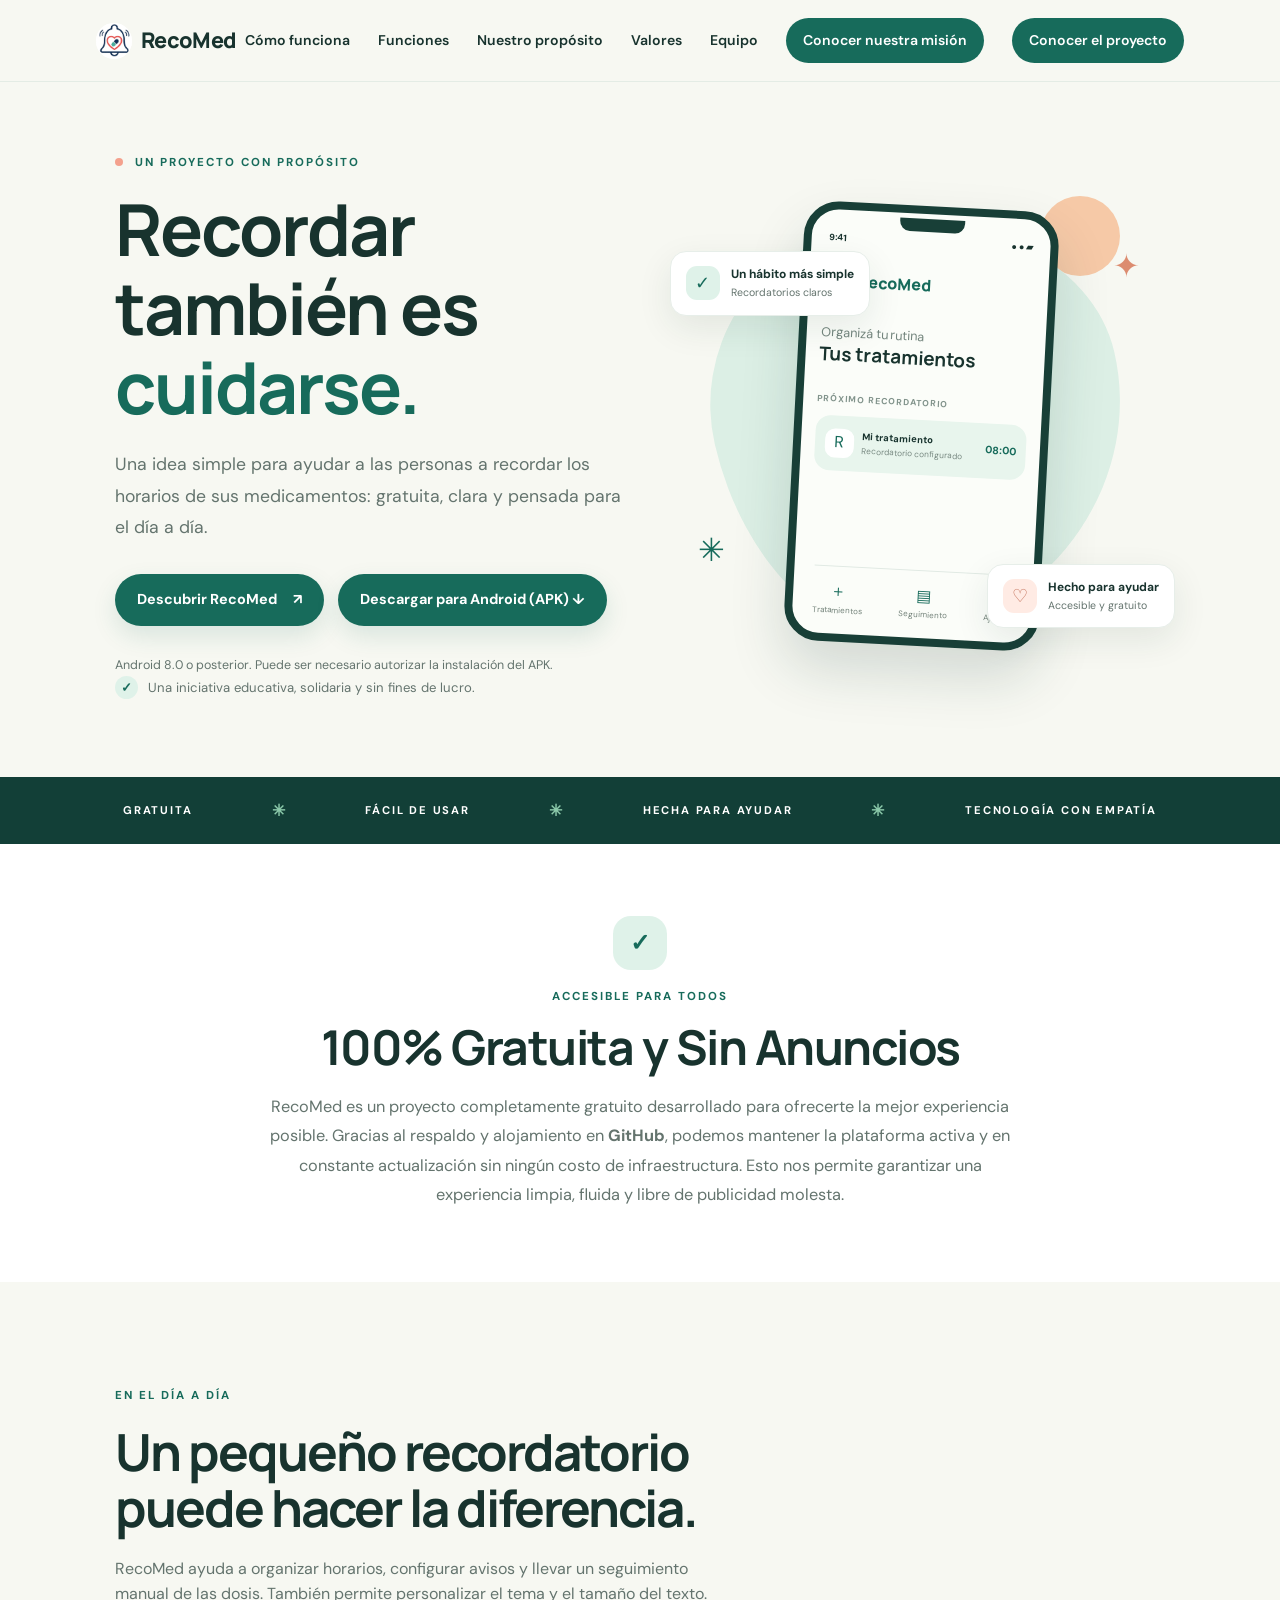
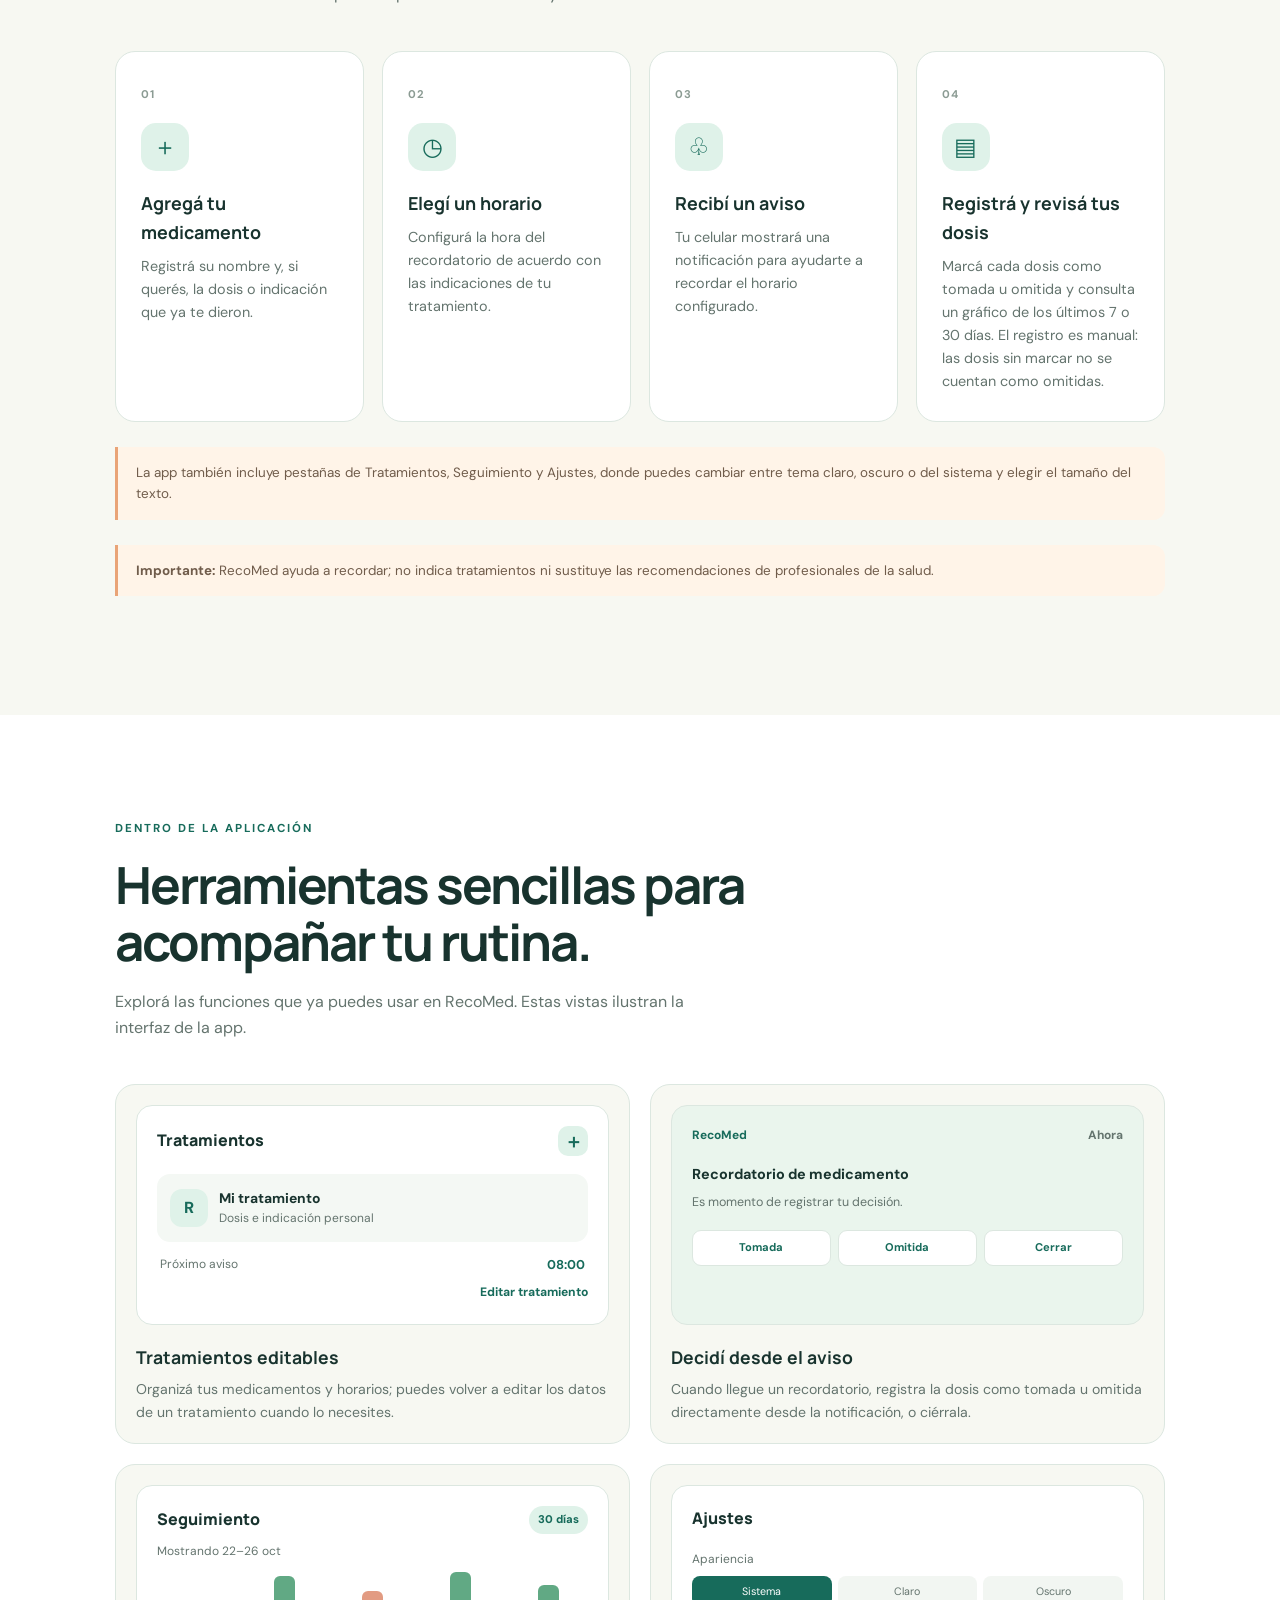
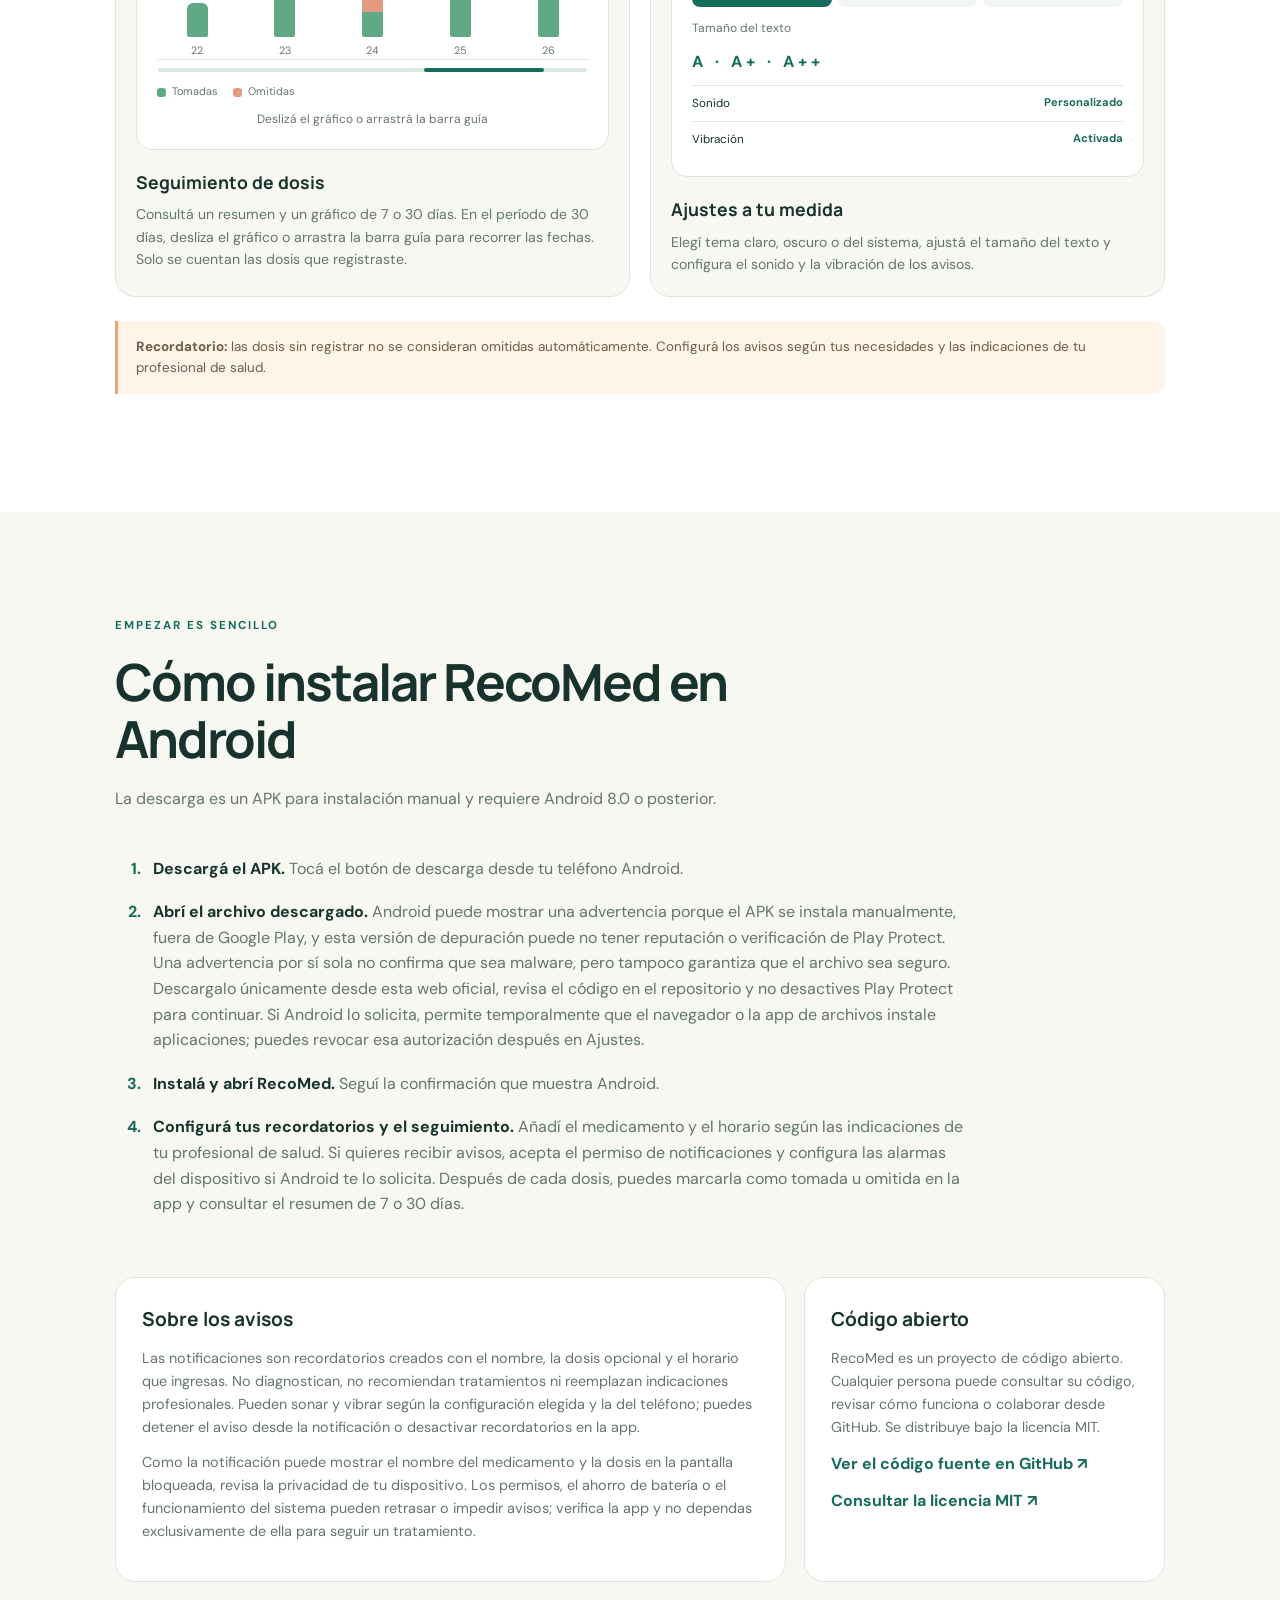
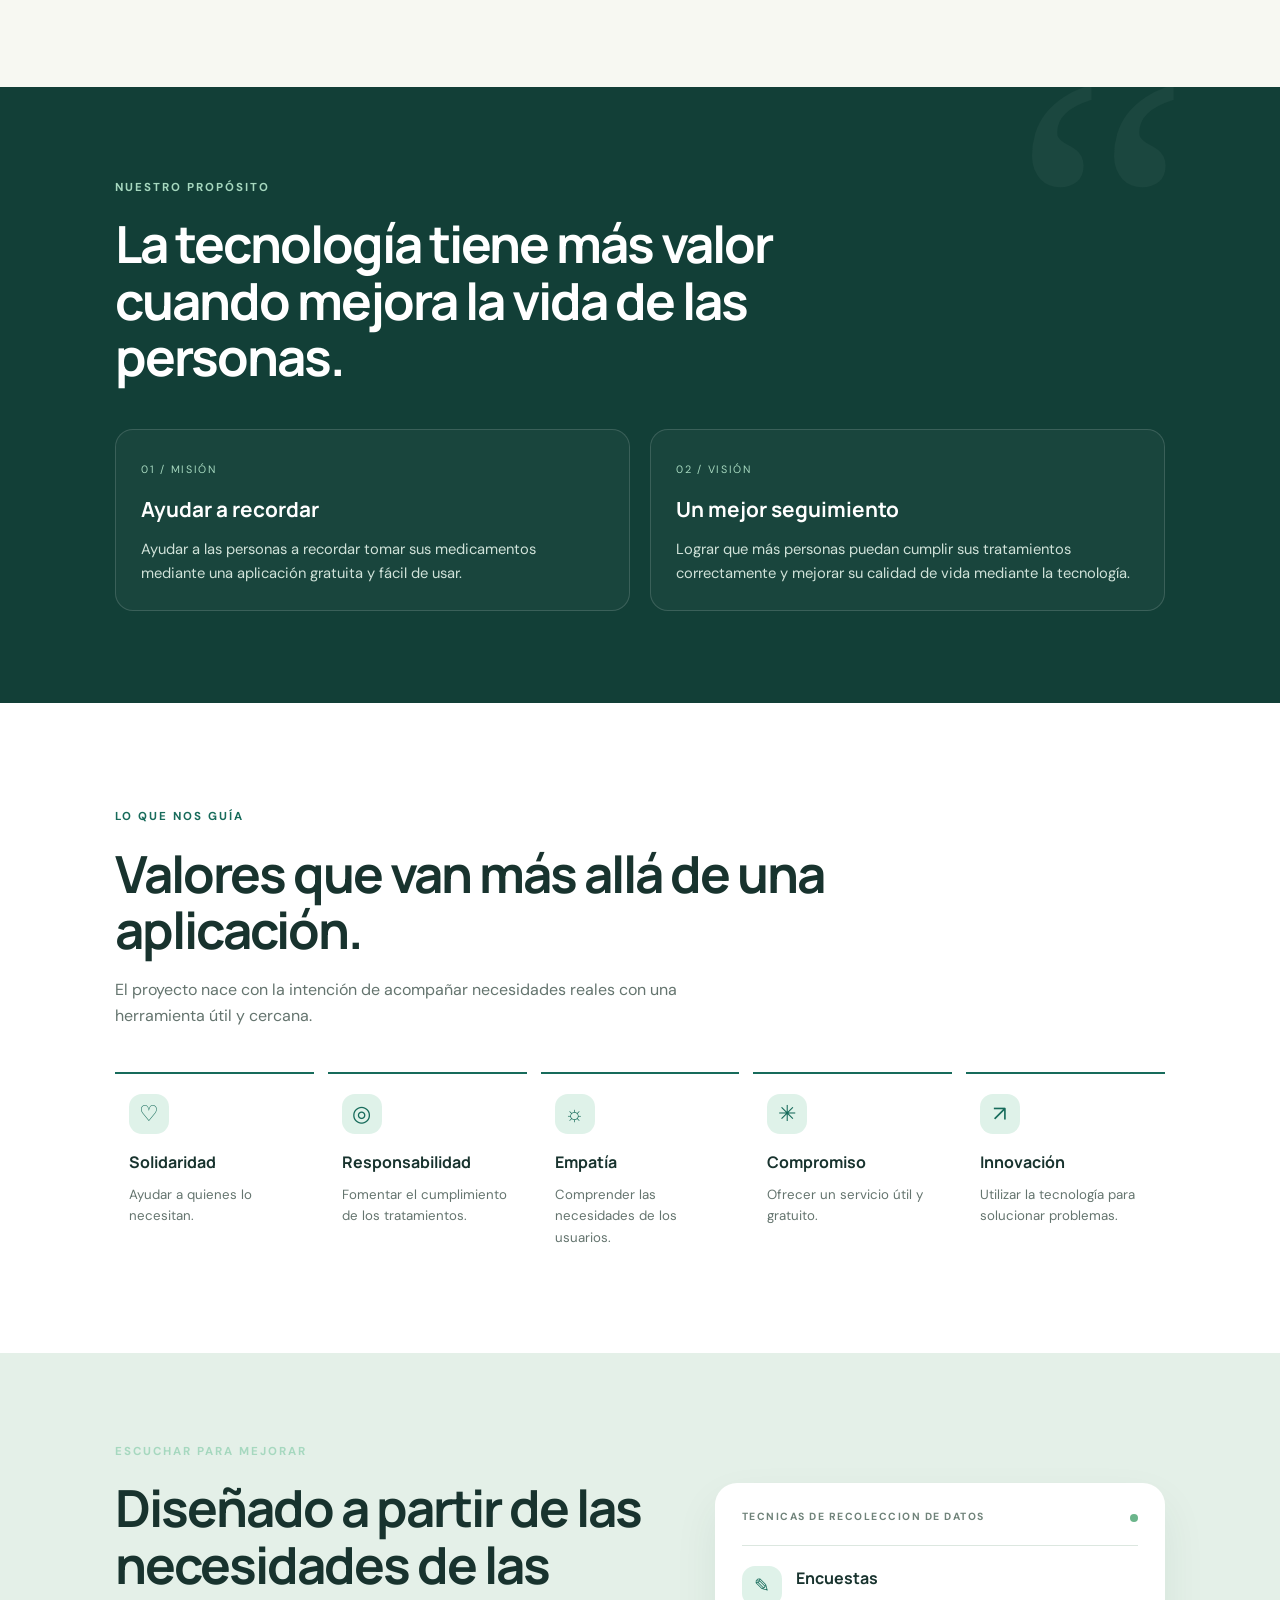
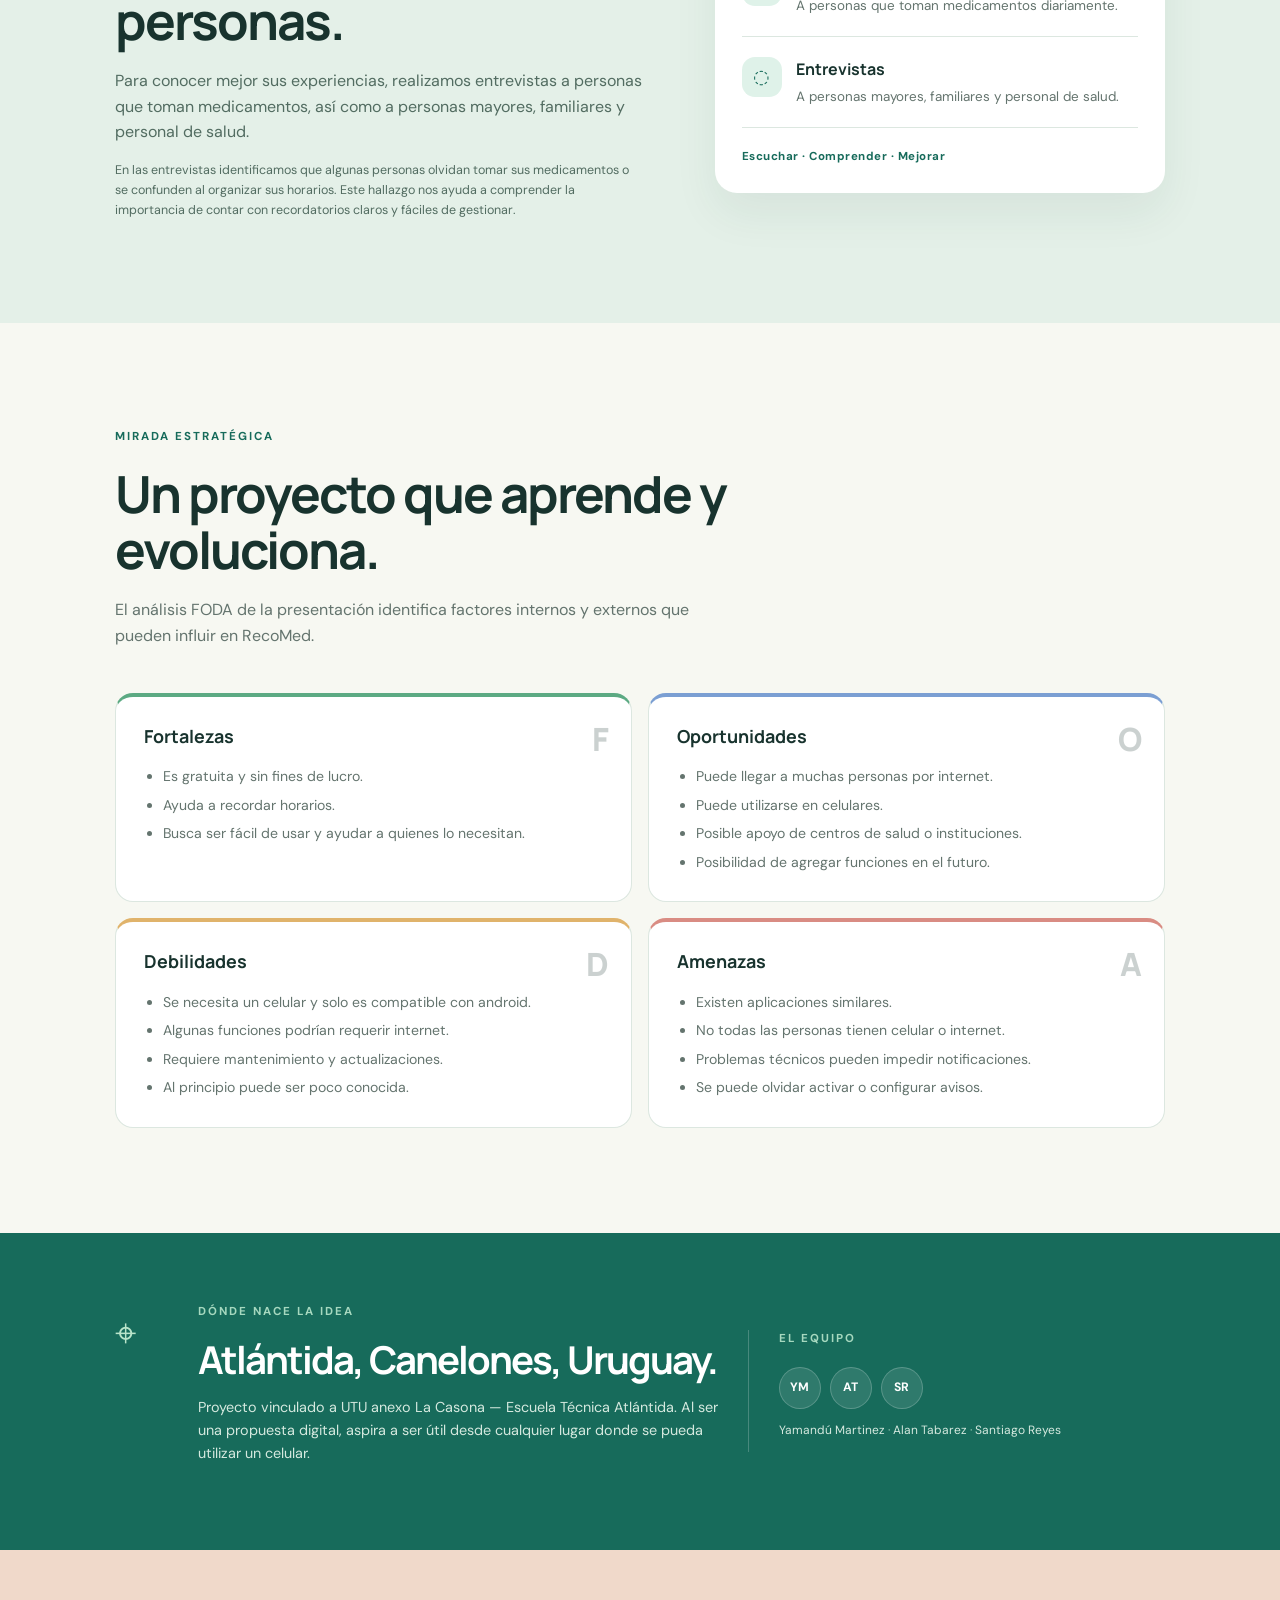
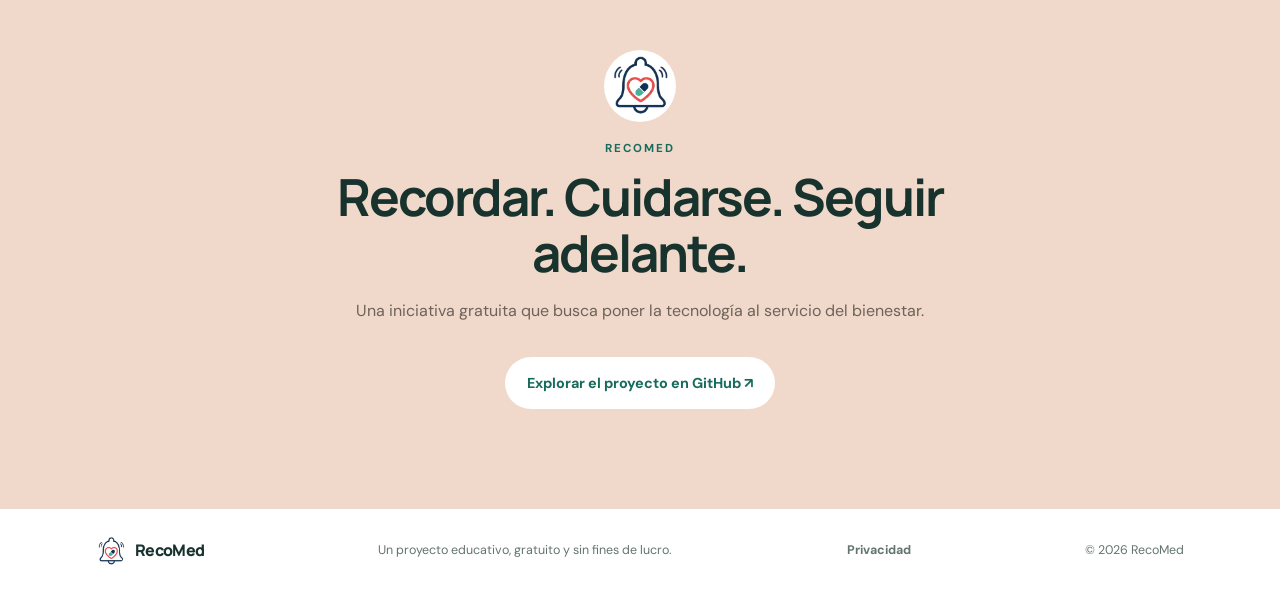
<file: web/index.html>
<!doctype html>
<html lang="es">
<head>
  <meta charset="utf-8">
  <meta name="viewport" content="width=device-width, initial-scale=1">
  <meta name="theme-color" content="#176b5b">
  <meta name="description" content="Conoce RecoMed para Android: tratamientos editables, recordatorios con acciones, seguimiento de dosis y ajustes de accesibilidad.">
  <title>RecoMed — Recordar también es cuidarse</title>
  <link rel="icon" type="image/png" href="images/recomed-logo.png">
  <link rel="stylesheet" href="styles.css">
</head>
<body>
  <header class="site-header">
    <a class="brand" href="#inicio" aria-label="RecoMed, inicio"><img class="brand-logo" src="images/recomed-logo.png" alt=""> RecoMed</a>
    <button class="menu-toggle" aria-label="Abrir menú" aria-expanded="false">☰</button>
    <nav class="nav" aria-label="Navegación principal">
      <a href="#como-funciona">Cómo funciona</a>
      <a href="#funciones">Funciones</a>
      <a href="#proposito">Nuestro propósito</a>
      <a href="#valores">Valores</a>
      <a href="#equipo">Equipo</a>
      <a class="nav-cta" href="#proposito">Conocer nuestra misión</a>
      <a class="nav-cta" href="#contacto">Conocer el proyecto</a>
    </nav>
  </header>

  <main>
    <section class="hero" id="inicio">
      <div class="hero-copy">
        <p class="eyebrow"><span></span> Un proyecto con propósito</p>
        <h1>Recordar también es <em>cuidarse.</em></h1>
        <p class="hero-lead">Una idea simple para ayudar a las personas a recordar los horarios de sus medicamentos: gratuita, clara y pensada para el día a día.</p>
        <div class="hero-actions">
          <a class="button button-primary" href="#como-funciona">Descubrir RecoMed <span>↗</span></a>
          <a class="button button-primary" href="downloads/recomed-android.apk" download="recomed-android.apk">Descargar para Android (APK) ↓</a>
        </div>
        <p class="download-note">Android 8.0 o posterior. Puede ser necesario autorizar la instalación del APK.</p>
        <div class="hero-note"><span class="check">✓</span><span>Una iniciativa educativa, solidaria y sin fines de lucro.</span></div>
      </div>
      <div class="hero-art" aria-label="Ilustración de una aplicación de recordatorios">
        <div class="sun"></div><div class="blob"></div>
        <div class="phone">
          <div class="phone-top"><span>9:41</span><span>● ● ▰</span></div>
          <div class="app-mini-brand"><img class="brand-logo" src="images/recomed-logo.png" alt=""> RecoMed</div>
          <p class="phone-greeting">Organizá tu rutina</p><h2>Tus tratamientos</h2>
          <div class="today-label">PRÓXIMO RECORDATORIO</div>
          <div class="reminder-card"><span class="pill-icon">R</span><div><strong>Mi tratamiento</strong><small>Recordatorio configurado</small></div><b>08:00</b></div>
          <div class="phone-footer"><span>＋<small>Tratamientos</small></span><span>▤<small>Seguimiento</small></span><span>⚙<small>Ajustes</small></span></div>
        </div>
        <div class="floating floating-top"><span class="float-icon">✓</span><div><strong>Un hábito más simple</strong><small>Recordatorios claros</small></div></div>
        <div class="floating floating-bottom"><span class="heart">♡</span><div><strong>Hecho para ayudar</strong><small>Accesible y gratuito</small></div></div>
        <span class="spark spark-one">✳</span><span class="spark spark-two">✦</span>
      </div>
    </section>

    <section class="ticker" aria-label="Principios del proyecto"><span>GRATUITA</span><i>✳</i><span>FÁCIL DE USAR</span><i>✳</i><span>HECHA PARA AYUDAR</span><i>✳</i><span>TECNOLOGÍA CON EMPATÍA</span></section>

    <section class="free-section" aria-labelledby="free-title">
      <div class="free-content">
        <span class="free-icon" aria-hidden="true">✓</span>
        <p class="eyebrow">Accesible para todos</p>
        <h2 id="free-title">100% Gratuita y Sin Anuncios</h2>
        <p>RecoMed es un proyecto completamente gratuito desarrollado para ofrecerte la mejor experiencia posible. Gracias al respaldo y alojamiento en <strong>GitHub</strong>, podemos mantener la plataforma activa y en constante actualización sin ningún costo de infraestructura. Esto nos permite garantizar una experiencia limpia, fluida y libre de publicidad molesta.</p>
      </div>
    </section>

    <section class="section how" id="como-funciona">
      <div class="section-intro"><p class="eyebrow">En el día a día</p><h2>Un pequeño recordatorio puede hacer la diferencia.</h2><p>RecoMed ayuda a organizar horarios, configurar avisos y llevar un seguimiento manual de las dosis. También permite personalizar el tema y el tamaño del texto.</p></div>
      <div class="steps">
        <article class="step"><span class="step-number">01</span><div class="step-icon">＋</div><h3>Agregá tu medicamento</h3><p>Registrá su nombre y, si querés, la dosis o indicación que ya te dieron.</p></article>
        <article class="step"><span class="step-number">02</span><div class="step-icon">◷</div><h3>Elegí un horario</h3><p>Configurá la hora del recordatorio de acuerdo con las indicaciones de tu tratamiento.</p></article>
        <article class="step"><span class="step-number">03</span><div class="step-icon">♧</div><h3>Recibí un aviso</h3><p>Tu celular mostrará una notificación para ayudarte a recordar el horario configurado.</p></article>
        <article class="step"><span class="step-number">04</span><div class="step-icon">▤</div><h3>Registrá y revisá tus dosis</h3><p>Marcá cada dosis como tomada u omitida y consulta un gráfico de los últimos 7 o 30 días. El registro es manual: las dosis sin marcar no se cuentan como omitidas.</p></article>
      </div>
      <p class="medical-note">La app también incluye pestañas de Tratamientos, Seguimiento y Ajustes, donde puedes cambiar entre tema claro, oscuro o del sistema y elegir el tamaño del texto.</p>
      <p class="medical-note"><strong>Importante:</strong> RecoMed ayuda a recordar; no indica tratamientos ni sustituye las recomendaciones de profesionales de la salud.</p>
    </section>

    <section class="section app-features" id="funciones">
      <div class="section-intro"><p class="eyebrow">Dentro de la aplicación</p><h2>Herramientas sencillas para acompañar tu rutina.</h2><p>Explorá las funciones que ya puedes usar en RecoMed. Estas vistas ilustran la interfaz de la app.</p></div>
      <div class="feature-grid">
        <article class="feature-card">
          <div class="feature-preview">
            <div class="preview-heading"><span>Tratamientos</span><span class="preview-action">＋</span></div>
            <div class="preview-treatment"><span class="preview-pill">R</span><div><strong>Mi tratamiento</strong><small>Dosis e indicación personal</small></div></div>
            <div class="preview-details"><span>Próximo aviso</span><strong>08:00</strong></div>
            <div class="preview-edit">Editar tratamiento</div>
          </div>
          <h3>Tratamientos editables</h3>
          <p>Organizá tus medicamentos y horarios; puedes volver a editar los datos de un tratamiento cuando lo necesites.</p>
        </article>
        <article class="feature-card">
          <div class="feature-preview notification-preview">
            <div class="preview-notification-top"><span>RecoMed</span><small>Ahora</small></div>
            <strong>Recordatorio de medicamento</strong>
            <p>Es momento de registrar tu decisión.</p>
            <div class="notification-actions"><span>Tomada</span><span>Omitida</span><span>Cerrar</span></div>
          </div>
          <h3>Decidí desde el aviso</h3>
          <p>Cuando llegue un recordatorio, registra la dosis como tomada u omitida directamente desde la notificación, o ciérrala.</p>
        </article>
        <article class="feature-card">
          <div class="feature-preview tracking-preview">
            <div class="preview-heading"><span>Seguimiento</span><span class="preview-period">30 días</span></div>
            <small class="preview-date-range">Mostrando 22–26 oct</small>
            <div class="preview-chart" aria-label="Gráfico ilustrativo de dosis tomadas y omitidas">
              <span><i style="height:38%"></i><small>22</small></span><span><i style="height:68%"></i><small>23</small></span><span><i class="bar-mixed" style="height:52%"></i><small>24</small></span><span><i style="height:82%"></i><small>25</small></span><span><i style="height:58%"></i><small>26</small></span>
            </div>
            <div class="preview-scroll-guide" aria-label="Guía ilustrativa de posición en los 30 días"><span></span></div>
            <div class="preview-chart-legend"><span><i></i>Tomadas</span><span><i></i>Omitidas</span></div>
            <small class="preview-swipe">Deslizá el gráfico o arrastrá la barra guía</small>
          </div>
          <h3>Seguimiento de dosis</h3>
          <p>Consultá un resumen y un gráfico de 7 o 30 días. En el período de 30 días, desliza el gráfico o arrastra la barra guía para recorrer las fechas. Solo se cuentan las dosis que registraste.</p>
        </article>
        <article class="feature-card">
          <div class="feature-preview settings-preview">
            <div class="preview-heading"><span>Ajustes</span></div>
            <small>Apariencia</small>
            <div class="preview-options"><span>Sistema</span><span>Claro</span><span>Oscuro</span></div>
            <small>Tamaño del texto</small>
            <div class="preview-text-size">A  ·  A+  ·  A++</div>
            <div class="preview-setting-row"><span>Sonido</span><strong>Personalizado</strong></div>
            <div class="preview-setting-row"><span>Vibración</span><strong>Activada</strong></div>
          </div>
          <h3>Ajustes a tu medida</h3>
          <p>Elegí tema claro, oscuro o del sistema, ajustá el tamaño del texto y configura el sonido y la vibración de los avisos.</p>
        </article>
      </div>
      <p class="medical-note feature-note"><strong>Recordatorio:</strong> las dosis sin registrar no se consideran omitidas automáticamente. Configurá los avisos según tus necesidades y las indicaciones de tu profesional de salud.</p>
    </section>

    <section class="section install-guide" id="instalar">
      <div class="section-intro"><p class="eyebrow">Empezar es sencillo</p><h2>Cómo instalar RecoMed en Android</h2><p>La descarga es un APK para instalación manual y requiere Android 8.0 o posterior.</p></div>
      <ol class="install-steps">
        <li><strong>Descargá el APK.</strong> Tocá el botón de descarga desde tu teléfono Android.</li>
        <li><strong>Abrí el archivo descargado.</strong> Android puede mostrar una advertencia porque el APK se instala manualmente, fuera de Google Play, y esta versión de depuración puede no tener reputación o verificación de Play Protect. Una advertencia por sí sola no confirma que sea malware, pero tampoco garantiza que el archivo sea seguro. Descargalo únicamente desde esta web oficial, revisa el código en el repositorio y no desactives Play Protect para continuar. Si Android lo solicita, permite temporalmente que el navegador o la app de archivos instale aplicaciones; puedes revocar esa autorización después en Ajustes.</li>
        <li><strong>Instalá y abrí RecoMed.</strong> Seguí la confirmación que muestra Android.</li>
        <li><strong>Configurá tus recordatorios y el seguimiento.</strong> Añadí el medicamento y el horario según las indicaciones de tu profesional de salud. Si quieres recibir avisos, acepta el permiso de notificaciones y configura las alarmas del dispositivo si Android te lo solicita. Después de cada dosis, puedes marcarla como tomada u omitida en la app y consultar el resumen de 7 o 30 días.</li>
      </ol>
      <div class="install-notes">
        <article class="install-note"><h3>Sobre los avisos</h3><p>Las notificaciones son recordatorios creados con el nombre, la dosis opcional y el horario que ingresas. No diagnostican, no recomiendan tratamientos ni reemplazan indicaciones profesionales. Pueden sonar y vibrar según la configuración elegida y la del teléfono; puedes detener el aviso desde la notificación o desactivar recordatorios en la app.</p><p>Como la notificación puede mostrar el nombre del medicamento y la dosis en la pantalla bloqueada, revisa la privacidad de tu dispositivo. Los permisos, el ahorro de batería o el funcionamiento del sistema pueden retrasar o impedir avisos; verifica la app y no dependas exclusivamente de ella para seguir un tratamiento.</p></article>
        <article class="install-note open-source-note"><h3>Código abierto</h3><p>RecoMed es un proyecto de código abierto. Cualquier persona puede consultar su código, revisar cómo funciona o colaborar desde GitHub. Se distribuye bajo la licencia MIT.</p><a href="https://github.com/Spenkzero/RecoMed" target="_blank" rel="noreferrer">Ver el código fuente en GitHub ↗</a><a href="https://github.com/Spenkzero/RecoMed/blob/main/LICENSE" target="_blank" rel="noreferrer">Consultar la licencia MIT ↗</a></article>
      </div>
    </section>

    <section class="mission" id="proposito">
      <div class="mission-decoration">“</div>
      <div><p class="eyebrow light">Nuestro propósito</p><h2>La tecnología tiene más valor cuando mejora la vida de las personas.</h2></div>
      <div class="mission-cards">
        <article><span>01 / MISIÓN</span><h3>Ayudar a recordar</h3><p>Ayudar a las personas a recordar tomar sus medicamentos mediante una aplicación gratuita y fácil de usar.</p></article>
        <article><span>02 / VISIÓN</span><h3>Un mejor seguimiento</h3><p>Lograr que más personas puedan cumplir sus tratamientos correctamente y mejorar su calidad de vida mediante la tecnología.</p></article>
      </div>
    </section>

    <section class="section values" id="valores">
      <div class="section-intro"><p class="eyebrow">Lo que nos guía</p><h2>Valores que van más allá de una aplicación.</h2><p>El proyecto nace con la intención de acompañar necesidades reales con una herramienta útil y cercana.</p></div>
      <div class="value-grid">
        <article><span>♡</span><h3>Solidaridad</h3><p>Ayudar a quienes lo necesitan.</p></article>
        <article><span>◎</span><h3>Responsabilidad</h3><p>Fomentar el cumplimiento de los tratamientos.</p></article>
        <article><span>☼</span><h3>Empatía</h3><p>Comprender las necesidades de los usuarios.</p></article>
        <article><span>✳</span><h3>Compromiso</h3><p>Ofrecer un servicio útil y gratuito.</p></article>
        <article><span>↗</span><h3>Innovación</h3><p>Utilizar la tecnología para solucionar problemas.</p></article>
      </div>
    </section>

    <section class="research">
      <div class="research-copy"><p class="eyebrow light">Escuchar para mejorar</p><h2>Diseñado a partir de las necesidades de las personas.</h2><p>Para conocer mejor sus experiencias, realizamos entrevistas a personas que toman medicamentos, así como a personas mayores, familiares y personal de salud.</p><p class="research-small">En las entrevistas identificamos que algunas personas olvidan tomar sus medicamentos o se confunden al organizar sus horarios. Este hallazgo nos ayuda a comprender la importancia de contar con recordatorios claros y fáciles de gestionar.</p></div>
      <div class="research-panel"><div class="research-panel-top"><span>TECNICAS DE RECOLECCION DE DATOS</span><span class="dot"></span></div><div class="research-line"><span class="research-symbol">✎</span><div><strong>Encuestas</strong><p>A personas que toman medicamentos diariamente.</p></div></div><div class="research-line"><span class="research-symbol">◌</span><div><strong>Entrevistas</strong><p>A personas mayores, familiares y personal de salud.</p></div></div><div class="research-footer">Escuchar · Comprender · Mejorar</div></div>
    </section>

    <section class="section foda">
      <div class="section-intro"><p class="eyebrow">Mirada estratégica</p><h2>Un proyecto que aprende y evoluciona.</h2><p>El análisis FODA de la presentación identifica factores internos y externos que pueden influir en RecoMed.</p></div>
      <div class="foda-grid">
        <article class="foda-card strength"><span>F</span><h3>Fortalezas</h3><ul><li>Es gratuita y sin fines de lucro.</li><li>Ayuda a recordar horarios.</li><li>Busca ser fácil de usar y ayudar a quienes lo necesitan.</li></ul></article>
        <article class="foda-card opportunity"><span>O</span><h3>Oportunidades</h3><ul><li>Puede llegar a muchas personas por internet.</li><li>Puede utilizarse en celulares.</li><li>Posible apoyo de centros de salud o instituciones.</li><li>Posibilidad de agregar funciones en el futuro.</li></ul></article>
        <article class="foda-card weakness"><span>D</span><h3>Debilidades</h3><ul><li>Se necesita un celular y solo es compatible con android.</li><li>Algunas funciones podrían requerir internet.</li><li>Requiere mantenimiento y actualizaciones.</li><li>Al principio puede ser poco conocida.</li></ul></article>
        <article class="foda-card threat"><span>A</span><h3>Amenazas</h3><ul><li>Existen aplicaciones similares.</li><li>No todas las personas tienen celular o internet.</li><li>Problemas técnicos pueden impedir notificaciones.</li><li>Se puede olvidar activar o configurar avisos.</li></ul></article>
      </div>
    </section>

    <section class="location" id="equipo">
      <div class="location-pin">⌖</div><div><p class="eyebrow light">Dónde nace la idea</p><h2>Atlántida, Canelones, Uruguay.</h2><p>Proyecto vinculado a UTU anexo La Casona — Escuela Técnica Atlántida. Al ser una propuesta digital, aspira a ser útil desde cualquier lugar donde se pueda utilizar un celular.</p></div>
      <div class="team"><p class="eyebrow light">El equipo</p><div class="team-members"><span>YM</span><span>AT</span><span>SR</span></div><p>Yamandú Martinez <i>·</i> Alan Tabarez <i>·</i> Santiago Reyes</p></div>
    </section>

    <section class="closing" id="contacto"><img class="closing-mark" src="images/recomed-logo.png" alt=""><p class="eyebrow">RecoMed</p><h2>Recordar. Cuidarse. Seguir adelante.</h2><p>Una iniciativa gratuita que busca poner la tecnología al servicio del bienestar.</p><a href="https://github.com/Spenkzero/RecoMed" class="button button-light" target="_blank" rel="noreferrer">Explorar el proyecto en GitHub ↗</a></section>
  </main>
  <footer><a class="brand footer-brand" href="#inicio"><img class="brand-logo" src="images/recomed-logo.png" alt=""> RecoMed</a><p>Un proyecto educativo, gratuito y sin fines de lucro.</p><a href="privacy.html">Privacidad</a><span>© <span id="year"></span> RecoMed</span></footer>
  <script src="script.js"></script>
</body>
</html>
</file>
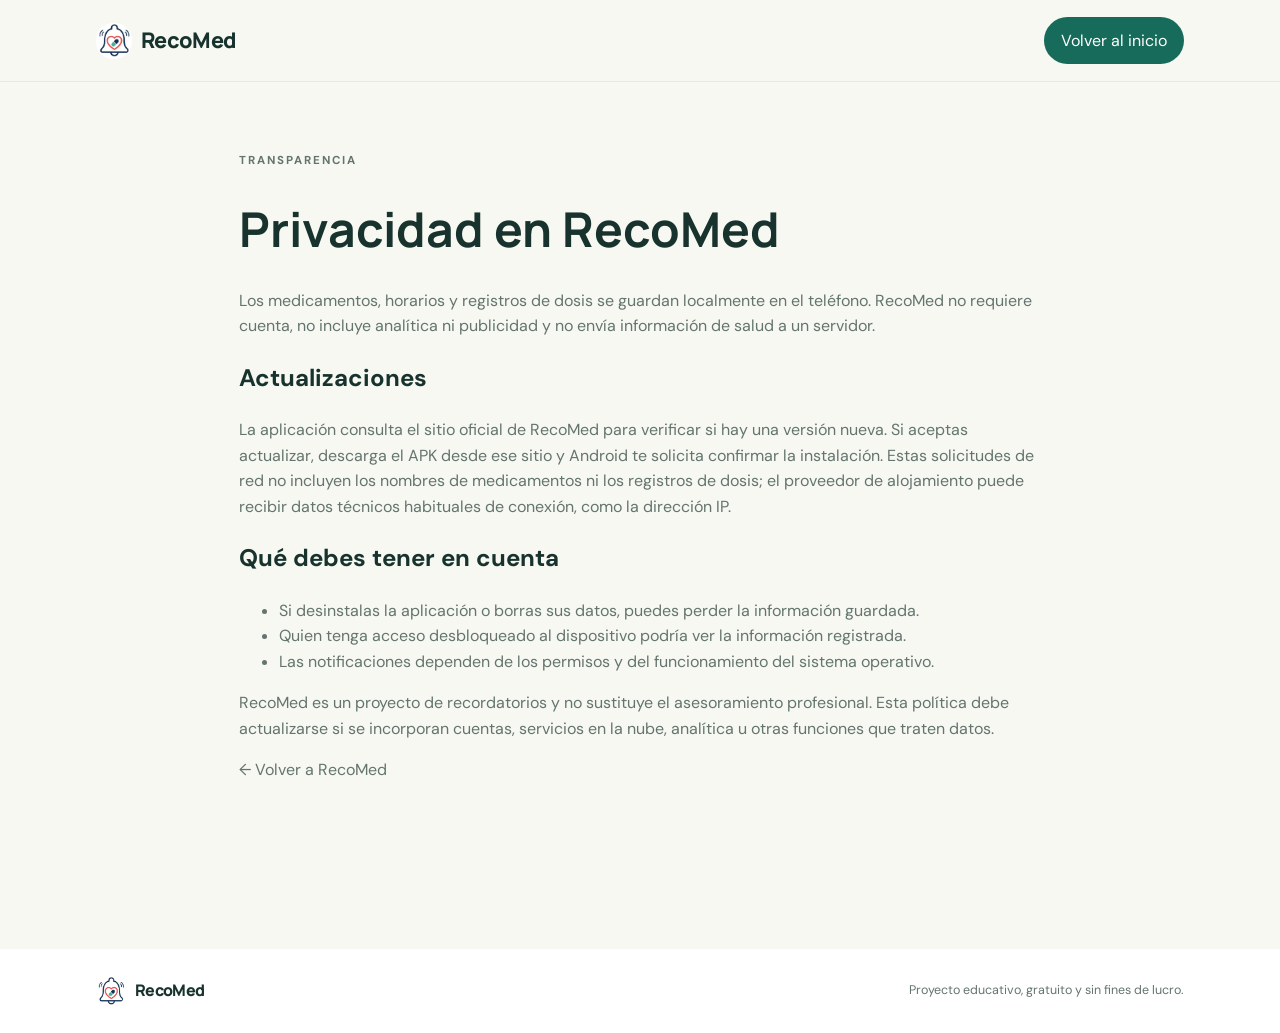
<file: web/privacy.html>
<!doctype html>
<html lang="es">
<head><meta charset="utf-8"><meta name="viewport" content="width=device-width, initial-scale=1"><meta name="theme-color" content="#176b5b"><title>Privacidad — RecoMed</title><link rel="icon" type="image/png" href="images/recomed-logo.png"><link rel="stylesheet" href="styles.css"></head>
<body>
<header class="site-header"><a class="brand" href="index.html"><img class="brand-logo" src="images/recomed-logo.png" alt=""> RecoMed</a><a class="nav-cta" href="index.html">Volver al inicio</a></header>
<main class="privacy-page"><p class="eyebrow">Transparencia</p><h1>Privacidad en RecoMed</h1><p>Los medicamentos, horarios y registros de dosis se guardan localmente en el teléfono. RecoMed no requiere cuenta, no incluye analítica ni publicidad y no envía información de salud a un servidor.</p><h2>Actualizaciones</h2><p>La aplicación consulta el sitio oficial de RecoMed para verificar si hay una versión nueva. Si aceptas actualizar, descarga el APK desde ese sitio y Android te solicita confirmar la instalación. Estas solicitudes de red no incluyen los nombres de medicamentos ni los registros de dosis; el proveedor de alojamiento puede recibir datos técnicos habituales de conexión, como la dirección IP.</p><h2>Qué debes tener en cuenta</h2><ul><li>Si desinstalas la aplicación o borras sus datos, puedes perder la información guardada.</li><li>Quien tenga acceso desbloqueado al dispositivo podría ver la información registrada.</li><li>Las notificaciones dependen de los permisos y del funcionamiento del sistema operativo.</li></ul><p>RecoMed es un proyecto de recordatorios y no sustituye el asesoramiento profesional. Esta política debe actualizarse si se incorporan cuentas, servicios en la nube, analítica u otras funciones que traten datos.</p><p><a href="index.html">← Volver a RecoMed</a></p></main>
<footer><a class="brand footer-brand" href="index.html"><img class="brand-logo" src="images/recomed-logo.png" alt=""> RecoMed</a><span>Proyecto educativo, gratuito y sin fines de lucro.</span></footer>
</body></html>
</file>
<file: web/styles.css>
@import url('https://fonts.googleapis.com/css2?family=DM+Sans:wght@400;500;600;700&family=Manrope:wght@400;500;600;700;800&display=swap');
:root{--green:#176b5b;--deep:#123f37;--mint:#dff2e9;--cream:#f7f8f2;--ink:#18332e;--muted:#64746e;--coral:#f4a18d;--line:#dce7e0}
*{box-sizing:border-box}html{scroll-behavior:smooth;scroll-padding-top:90px}body{margin:0;background:var(--cream);color:var(--ink);font-family:'DM Sans',sans-serif;line-height:1.6}a{color:inherit;text-decoration:none}.site-header{height:82px;padding:0 7.5%;display:flex;align-items:center;justify-content:space-between;background:rgba(247,248,242,.94);position:sticky;top:0;z-index:10;border-bottom:1px solid rgba(220,231,224,.7);backdrop-filter:blur(14px)}.brand{font-family:Manrope,sans-serif;font-weight:800;font-size:1.35rem;display:flex;align-items:center;gap:9px;letter-spacing:-.7px}.brand-mark{display:inline-grid;place-items:center;width:31px;height:31px;background:var(--green);color:white;border-radius:10px;font-size:1.5rem;line-height:1}.nav{display:flex;align-items:center;gap:28px;font-size:.88rem;font-weight:600}.nav a:not(.nav-cta):hover,.text-link:hover,footer a:hover{color:var(--green)}.nav-cta{padding:11px 17px;background:var(--green);color:white;border-radius:999px}.menu-toggle{display:none;border:0;background:none;font-size:1.6rem;color:var(--deep)}
.hero{min-height:650px;padding:72px 9% 78px;display:grid;grid-template-columns:1.03fr .97fr;gap:45px;align-items:center;overflow:hidden}.eyebrow{text-transform:uppercase;letter-spacing:2px;font-size:.72rem;font-weight:700;color:var(--green);margin:0 0 18px}.eyebrow span{display:inline-block;width:8px;height:8px;background:var(--coral);border-radius:50%;margin-right:7px}.hero h1,.section h2,.mission h2,.research h2,.location h2,.closing h2{font-family:Manrope,sans-serif;letter-spacing:-2px;line-height:1.1;font-weight:700}.hero h1{font-size:clamp(3.2rem,5.6vw,5.3rem);max-width:640px;margin:0 0 22px}.hero h1 em{font-style:normal;color:var(--green)}.hero-lead{font-size:1.1rem;color:var(--muted);max-width:520px;line-height:1.8}.hero-actions{display:flex;align-items:stretch;gap:14px;flex-wrap:wrap;margin:30px 0}.button{display:inline-flex;align-items:center;justify-content:center;gap:16px;min-height:52px;border-radius:999px;padding:14px 22px;font-weight:700;font-size:.9rem;transition:transform .2s}.button:hover{transform:translateY(-2px)}.button-primary{background:var(--green);color:white;box-shadow:0 10px 25px #176b5b22}.text-link{font-size:.88rem;font-weight:700}.hero-note{display:flex;align-items:center;gap:10px;color:var(--muted);font-size:.82rem}.check{display:grid;place-items:center;border-radius:50%;width:23px;height:23px;background:var(--mint);color:var(--green);font-weight:bold}
.hero-art{height:500px;position:relative;display:grid;place-items:center}.blob{position:absolute;width:410px;height:410px;background:#dcefe5;border-radius:43% 57% 61% 39% / 43% 43% 57% 57%;transform:rotate(-13deg)}.sun{position:absolute;top:20px;right:45px;width:80px;height:80px;border-radius:50%;background:#f6c9a7}.phone{position:relative;width:255px;height:440px;border:8px solid #183f37;border-radius:35px;background:#fbfdf9;box-shadow:0 28px 55px #143c3328;padding:13px 14px;transform:rotate(3deg);z-index:2}.phone:before{content:"";position:absolute;top:5px;left:50%;transform:translateX(-50%);width:65px;height:13px;background:#183f37;border-radius:0 0 10px 10px}.phone-top{display:flex;justify-content:space-between;font-size:.57rem;font-weight:700;margin:8px 3px 22px}.app-mini-brand{font-family:Manrope;font-size:1rem;font-weight:800;color:var(--green);display:flex;align-items:center;gap:6px}.app-mini-brand .brand-mark{width:23px;height:23px;border-radius:7px;font-size:1.2rem}.phone-greeting{margin:27px 0 0;color:#73857d;font-size:.8rem}.phone h2{font-family:Manrope;font-size:1.18rem;line-height:1.2;margin:0 0 26px}.today-label{font-size:.55rem;letter-spacing:1px;font-weight:700;color:#81938b}.reminder-card{margin-top:10px;background:#e8f5ed;border-radius:15px;padding:13px 10px;display:flex;align-items:center;gap:8px}.pill-icon{display:grid;place-items:center;width:29px;height:29px;background:white;border-radius:10px;color:var(--green)}.reminder-card strong{display:block;font-size:.59rem}.reminder-card small{display:block;font-size:.52rem;color:#778880}.reminder-card b{font-size:.66rem;color:var(--green);margin-left:auto}.phone-footer{position:absolute;bottom:17px;left:20px;right:20px;border-top:1px solid #e1eae4;padding-top:12px;display:flex;justify-content:space-between;color:var(--green);font-size:1rem}.phone-footer span{text-align:center}.phone-footer small{display:block;font-size:.5rem;color:#718078}.floating{position:absolute;z-index:3;background:white;border:1px solid #e7eee9;border-radius:16px;padding:13px 15px;display:flex;align-items:center;gap:11px;box-shadow:0 12px 35px #173b3117}.floating strong,.floating small{display:block}.floating strong{font-size:.75rem}.floating small{font-size:.66rem;color:var(--muted)}.float-icon,.heart{display:grid;place-items:center;width:34px;height:34px;border-radius:11px;background:var(--mint);color:var(--green);font-size:1.1rem}.floating-top{top:75px;left:-8px}.floating-bottom{bottom:48px;right:-10px}.heart{background:#ffebe4;color:#c16d55}.spark{position:absolute;color:var(--green);font-size:2rem}.spark-one{left:20px;bottom:100px}.spark-two{right:25px;top:65px;color:#dc8c70}
.ticker{background:var(--deep);color:white;display:flex;justify-content:space-evenly;gap:20px;align-items:center;flex-wrap:wrap;padding:21px 5%;font-size:.7rem;letter-spacing:1.8px;font-weight:700}.ticker i{color:#8ac8a9;font-style:normal;font-size:1rem}.section{padding:105px 9%}.section-intro{max-width:670px;margin-bottom:44px}.section h2,.mission h2,.research h2,.location h2,.closing h2{font-size:clamp(2.2rem,4vw,3.5rem);margin:0 0 20px}.section-intro>p:last-child{color:var(--muted);max-width:610px}.steps{display:grid;grid-template-columns:repeat(4,minmax(0,1fr));gap:18px}.step{position:relative;background:#fff;border:1px solid var(--line);border-radius:20px;padding:28px 25px;min-height:245px}.step-number{font-size:.7rem;font-weight:700;letter-spacing:1px;color:#8b9b93}.step-icon{display:grid;place-items:center;width:48px;height:48px;border-radius:15px;background:var(--mint);color:var(--green);font-size:1.5rem;margin:18px 0}.step h3,.value-grid h3,.foda-card h3{font-family:Manrope,sans-serif;font-size:1.12rem;margin:0 0 8px}.step p,.value-grid p{color:var(--muted);font-size:.9rem;margin:0}.medical-note{background:#fff4e8;border-left:3px solid #e9a477;padding:15px 18px;color:#705c4b;border-radius:0 12px 12px 0;font-size:.84rem;margin-top:25px}
.mission{position:relative;background:var(--deep);color:white;padding:92px 9%;overflow:hidden}.mission .eyebrow,.research .eyebrow,.location .eyebrow,.closing .eyebrow{color:#a6d8bf}.mission>div:nth-child(2){max-width:760px}.mission h2{max-width:780px}.mission-decoration{position:absolute;right:7%;top:-70px;font-family:Georgia;font-size:25rem;color:#ffffff0a;line-height:1}.mission-cards{display:grid;grid-template-columns:1fr 1fr;gap:20px;margin-top:45px}.mission-cards article{border:1px solid #ffffff25;background:#ffffff08;border-radius:18px;padding:25px}.mission-cards article>span{font-size:.67rem;letter-spacing:1.7px;color:#a6d8bf}.mission-cards h3{font-family:Manrope;font-size:1.3rem;margin:12px 0}.mission-cards p{color:#d0e2d9;margin:0;font-size:.92rem}
.values{background:#fff}.values .section-intro{max-width:730px}.value-grid{display:grid;grid-template-columns:repeat(5,1fr);gap:14px}.value-grid article{border-top:2px solid var(--green);padding:20px 14px 0}.value-grid article>span{display:grid;place-items:center;width:40px;height:40px;background:var(--mint);border-radius:13px;color:var(--green);font-size:1.35rem;margin-bottom:16px}.value-grid h3{font-size:1rem}.value-grid p{font-size:.83rem}
.research{padding:90px 9%;background:#e4f0e8;display:grid;grid-template-columns:1fr .85fr;gap:70px;align-items:center}.research-copy h2{max-width:600px}.research-copy>p:not(.eyebrow){color:#526c61;max-width:600px}.research-small{font-size:.78rem}.research-panel{background:#fff;border-radius:22px;padding:26px 27px;box-shadow:0 20px 45px #174d3b12}.research-panel-top{display:flex;justify-content:space-between;align-items:center;font-size:.65rem;letter-spacing:1.5px;font-weight:700;color:#70837a;padding-bottom:19px;border-bottom:1px solid var(--line)}.dot{width:8px;height:8px;border-radius:50%;background:#6bb58b}.research-line{display:flex;gap:14px;padding:20px 0;border-bottom:1px solid var(--line)}.research-symbol{display:grid;place-items:center;width:40px;height:40px;background:var(--mint);border-radius:13px;color:var(--green);font-size:1.2rem;flex-shrink:0}.research-line strong{font-family:Manrope}.research-line p{margin:3px 0 0;color:var(--muted);font-size:.84rem}.research-footer{font-size:.72rem;color:var(--green);font-weight:700;padding-top:20px;letter-spacing:.5px}
.foda{background:var(--cream)}.foda-grid{display:grid;grid-template-columns:1fr 1fr;gap:16px}.foda-card{position:relative;padding:25px 28px;border-radius:18px;background:white;border:1px solid var(--line)}.foda-card>span{position:absolute;right:22px;top:17px;font-family:Manrope;font-size:2rem;font-weight:800;opacity:.22}.foda-card ul{margin:12px 0 0;padding-left:19px;color:var(--muted);font-size:.88rem}.foda-card li{padding:3px 0}.strength{border-top:4px solid #5caa83}.opportunity{border-top:4px solid #7b9fd3}.weakness{border-top:4px solid #e0b36b}.threat{border-top:4px solid #d98c83}
.location{background:var(--green);color:white;padding:70px 9%;display:grid;grid-template-columns:55px 1fr .8fr;gap:28px;align-items:center}.location-pin{font-size:2.4rem;color:#b9e4ca;align-self:start}.location h2{font-size:2.4rem;margin-bottom:14px}.location>div:nth-child(2)>p:last-child{color:#d5e9df;max-width:650px;font-size:.9rem}.team{border-left:1px solid #ffffff35;padding-left:30px}.team-members{display:flex;gap:9px;margin:16px 0 9px}.team-members span{display:grid;place-items:center;width:42px;height:42px;background:#ffffff1b;border:1px solid #ffffff35;border-radius:50%;font-size:.76rem;font-weight:700}.team>p:last-child{font-size:.75rem;color:#d5e9df}.team i{font-style:normal;color:#a6d8bf}
.closing{text-align:center;padding:100px 20px;background:#f0d9ca}.closing-mark{display:grid;place-items:center;margin:0 auto 18px;width:50px;height:50px;background:var(--green);color:white;border-radius:16px;font-size:2rem}.closing .eyebrow{color:var(--green);margin-bottom:10px}.closing h2{max-width:800px;margin:0 auto 17px}.closing>p:not(.eyebrow){color:#6e625a}.button-light{background:white;color:var(--green);margin:18px auto 0}.closing>small{display:block;color:#82736b;font-size:.72rem;margin-top:14px}
footer{display:flex;align-items:center;gap:25px;justify-content:space-between;padding:27px 7.5%;font-size:.78rem;color:var(--muted);background:#fff}footer p{margin:0}.footer-brand{font-size:1rem;color:var(--ink)}.footer-brand .brand-mark{width:25px;height:25px;font-size:1.2rem}footer a:not(.brand){font-weight:700}
.privacy-page{max-width:850px;margin:70px auto;padding:0 24px 80px}.privacy-page h1{font-family:Manrope;font-size:3rem;line-height:1.1}.privacy-page p,.privacy-page li{color:var(--muted)}
@media(max-width:1000px){.site-header{padding:0 5%}.nav{gap:15px;font-size:.8rem}.hero{padding-left:6%;padding-right:6%;gap:20px}.hero h1{font-size:4rem}.hero-art{transform:scale(.9)}.section,.mission,.research,.location{padding-left:6%;padding-right:6%}.steps{grid-template-columns:repeat(2,minmax(0,1fr))}.value-grid{grid-template-columns:repeat(3,1fr);row-gap:30px}.location{grid-template-columns:40px 1fr}.team{grid-column:2;border-left:0;border-top:1px solid #ffffff35;padding:25px 0 0}}
@media(max-width:720px){.site-header{height:70px}.menu-toggle{display:block}.nav{display:none;position:absolute;top:69px;left:0;right:0;padding:20px 6%;background:var(--cream);border-bottom:1px solid var(--line);flex-direction:column;align-items:stretch;gap:17px}.nav.open{display:flex}.nav-cta{text-align:center}.hero{grid-template-columns:1fr;padding:55px 7% 40px}.hero h1{font-size:clamp(3rem,12vw,4.5rem)}.hero-lead{font-size:1rem}.hero-art{height:460px;transform:scale(.91);margin-top:0}.floating-top{left:-3px}.floating-bottom{right:-5px}.ticker{gap:10px;padding:19px 7%;font-size:.58rem}.ticker i{font-size:.8rem}.section{padding:70px 7%}.section h2,.mission h2,.research h2{letter-spacing:-1.3px}.steps{grid-template-columns:1fr}.step{min-height:auto}.mission{padding:70px 7%}.mission-cards{grid-template-columns:1fr}.mission-decoration{right:-20px;font-size:18rem}.value-grid{grid-template-columns:1fr 1fr}.research{grid-template-columns:1fr;gap:28px;padding:70px 7%}.foda{padding:70px 7%}.foda-grid{grid-template-columns:1fr}.location{padding:60px 7%;grid-template-columns:30px 1fr;gap:15px}.location h2{font-size:2rem;letter-spacing:-1px}.team{grid-column:1/-1}.closing{padding:75px 7%}.closing h2{letter-spacing:-1px}footer{padding:25px 7%;flex-wrap:wrap;gap:12px}footer p{order:3;flex-basis:100%}}
@media(max-width:390px){.hero-art{transform:scale(.8);margin:-30px -25px}.value-grid{grid-template-columns:1fr}.ticker span:last-child{display:none}.phone{transform:scale(.95) rotate(3deg)}}

.brand-logo{display:block;width:36px;height:36px;object-fit:contain;background:#fff;border-radius:50%}
.app-mini-brand .brand-logo{width:28px;height:28px}
.footer-brand .brand-logo{width:30px;height:30px}
.closing-mark{display:block;width:72px;height:72px;object-fit:contain;margin:0 auto 18px;padding:4px;background:#fff;border-radius:50%}
.download-note{margin:12px 0 0;color:var(--muted);font-size:.78rem}
.free-section{padding:72px 9%;background:#fff}
.free-content{max-width:850px;margin:0 auto;text-align:center}
.free-icon{display:grid;place-items:center;width:54px;height:54px;margin:0 auto 18px;border-radius:18px;background:var(--mint);color:var(--green);font-size:1.5rem;font-weight:700}
.free-content .eyebrow{margin-bottom:12px}
.free-content h2{font-family:Manrope,sans-serif;font-size:clamp(2rem,4vw,3rem);line-height:1.15;letter-spacing:-1.5px;margin:0 0 18px}
.free-content>p:last-child{max-width:760px;margin:0 auto;color:var(--muted);font-size:1.02rem;line-height:1.8}
.install-guide{background:#f7f8f2}
.install-steps{max-width:850px;margin:0 0 42px;padding-left:30px}
.install-steps li{padding:0 0 18px 8px;color:var(--muted)}
.install-steps li::marker{color:var(--green);font-weight:700}
.install-steps strong{color:var(--ink)}
.install-notes{display:grid;grid-template-columns:1.3fr .7fr;gap:18px}
.install-note{padding:26px;background:#fff;border:1px solid var(--line);border-radius:20px}
.install-note h3{font-family:Manrope,sans-serif;font-size:1.2rem;margin:0 0 12px}
.install-note p{color:var(--muted);font-size:.9rem;margin:0 0 12px}
.open-source-note a{display:block;color:var(--green);font-weight:700;margin-top:12px}
@media(max-width:720px){.install-notes{grid-template-columns:1fr}}
@media(max-width:520px){.hero-actions .button{width:100%}}

.app-features{background:#fff}
.feature-grid{display:grid;grid-template-columns:repeat(2,minmax(0,1fr));gap:20px}
.feature-card{padding:20px;border:1px solid var(--line);border-radius:20px;background:var(--cream)}
.feature-preview{min-height:220px;padding:20px;background:#fff;border:1px solid var(--line);border-radius:16px;color:var(--ink)}
.preview-heading,.preview-treatment,.preview-details,.preview-notification-top,.preview-setting-row{display:flex;align-items:center;justify-content:space-between}
.preview-heading{font-family:Manrope,sans-serif;font-weight:800;margin-bottom:18px}
.preview-action{display:grid;place-items:center;width:30px;height:30px;background:var(--mint);border-radius:10px;color:var(--green);font-size:1.2rem}
.preview-treatment{justify-content:flex-start;gap:11px;padding:13px;background:#f4f8f4;border-radius:13px}
.preview-pill{display:grid;place-items:center;width:38px;height:38px;border-radius:12px;background:var(--mint);color:var(--green);font-weight:800}
.preview-treatment strong,.preview-treatment small{display:block}
.preview-treatment strong{font-size:.87rem}
.preview-treatment small,.preview-details span,.preview-notification-top small,.feature-preview>small{color:var(--muted);font-size:.75rem}
.preview-details{padding:13px 3px 8px;font-size:.8rem}
.preview-details strong{color:var(--green)}
.preview-edit{color:var(--green);font-size:.76rem;font-weight:700;text-align:right}
.notification-preview{background:#eaf5ed}
.preview-notification-top{font-size:.75rem;color:var(--green);font-weight:700;margin-bottom:16px}
.notification-preview>strong{font-size:.9rem}
.notification-preview>p{margin:6px 0 17px;color:var(--muted);font-size:.78rem}
.notification-actions{display:flex;gap:7px}
.notification-actions span{flex:1;padding:8px 4px;background:#fff;border:1px solid var(--line);border-radius:9px;color:var(--green);font-size:.7rem;font-weight:700;text-align:center}
.preview-period{padding:5px 9px;background:var(--mint);border-radius:20px;color:var(--green);font-family:'DM Sans',sans-serif;font-size:.7rem}
.preview-date-range{display:block;margin:-10px 0 8px;color:var(--muted);font-size:.67rem}
.preview-chart{height:91px;display:grid;grid-template-columns:repeat(5,1fr);gap:8px;border-bottom:1px solid var(--line)}
.preview-chart>span{display:flex;flex-direction:column;align-items:center;justify-content:flex-end;gap:5px}
.preview-chart>span>i{display:block;width:21px;max-height:65px;min-height:8px;border-radius:6px 6px 2px 2px;background:#61a984}
.preview-chart>span>i.bar-mixed{background:linear-gradient(to top,#61a984 55%,#e29b82 55%)}
.preview-chart>span>small{font-size:.67rem;color:var(--muted)}
.preview-scroll-guide{height:4px;margin:8px 1px 0;background:var(--line);border-radius:5px}
.preview-scroll-guide span{display:block;width:28%;height:100%;margin-left:62%;background:var(--green);border-radius:5px}
.preview-chart-legend{display:flex;gap:15px;margin-top:11px}
.preview-chart-legend span{display:flex;align-items:center;gap:6px;color:var(--muted);font-size:.68rem}
.preview-chart-legend i{width:9px;height:9px;border-radius:3px;background:#61a984}
.preview-chart-legend span+span i{background:#e29b82}
.preview-swipe{display:block;margin-top:9px;text-align:center}
.settings-preview>.feature-preview{background:#fff}
.settings-preview>small{display:block;margin:0 0 7px}
.preview-options{display:flex;gap:6px;margin-bottom:12px}
.preview-options span{flex:1;padding:7px 2px;background:#f2f6f2;border-radius:8px;color:var(--muted);font-size:.67rem;text-align:center}
.preview-options span:first-child{background:var(--green);color:#fff}
.preview-text-size{padding:4px 0 10px;color:var(--green);font-weight:700;letter-spacing:4px}
.preview-setting-row{padding:8px 0;border-top:1px solid var(--line);font-size:.73rem}
.preview-setting-row strong{color:var(--green);font-size:.7rem}
.feature-card h3{margin:18px 0 7px;font-family:Manrope,sans-serif;font-size:1.1rem}
.feature-card>p{margin:0;color:var(--muted);font-size:.88rem}
.feature-note{margin-top:24px}
@media(max-width:720px){.feature-grid{grid-template-columns:1fr}.feature-card{padding:15px}.feature-preview{min-height:210px}}

@media(max-width:720px){
  html{scroll-padding-top:76px}
  body{font-size:1rem}
  .site-header{padding:0 5%;gap:12px}
  .brand{font-size:1.2rem;gap:7px}
  .brand-logo{width:32px;height:32px}
  .menu-toggle{width:44px;height:44px;display:grid;place-items:center;flex:none}
  .nav{top:69px;padding:14px 5% 20px;gap:6px}
  .nav a{min-height:44px;display:flex;align-items:center}
  .nav-cta{justify-content:center;margin-top:4px}
  .hero{min-height:0;padding:48px 6% 34px;gap:8px}
  .hero-copy{min-width:0}
  .hero h1{font-size:clamp(2.65rem,11vw,4rem);letter-spacing:-1.7px;line-height:1.06}
  .hero-lead{font-size:1rem;line-height:1.7}
  .hero-actions{gap:10px;margin:24px 0 14px}
  .hero-actions .button{width:100%;min-height:50px;padding:12px 18px}
  .download-note{font-size:.82rem;line-height:1.55}
  .hero-note{align-items:flex-start;line-height:1.5}
  .hero-note .check{flex:none}
  .hero-art{width:100%;max-width:440px;margin:0 auto;height:420px;overflow:hidden;transform:none}
  .blob{width:min(100vw,390px);height:min(100vw,390px)}
  .floating-top{left:0;top:58px}
  .floating-bottom{right:0;bottom:35px}
  .spark-one{left:10px;bottom:78px}
  .spark-two{right:12px;top:45px}
  .ticker{justify-content:center;gap:8px 12px;padding:18px 6%;line-height:1.4;text-align:center}
  .section{padding:58px 6%}
  .section-intro{margin-bottom:30px}
  .section h2,.mission h2,.research h2,.location h2,.closing h2{font-size:clamp(1.9rem,8vw,2.6rem);line-height:1.13;letter-spacing:-1.1px}
  .section-intro>p:last-child,.research-copy>p:not(.eyebrow){font-size:.98rem;line-height:1.7}
  .steps{gap:12px}
  .step{padding:22px 20px;border-radius:17px}
  .medical-note{font-size:.9rem;line-height:1.65}
  .free-section{padding:54px 6%}
  .free-content h2{font-size:clamp(1.9rem,8vw,2.6rem);letter-spacing:-1px}
  .free-content>p:last-child{font-size:.98rem;line-height:1.7}
  .mission{padding:58px 6%}
  .mission-cards{gap:12px;margin-top:30px}
  .mission-cards article{padding:21px}
  .mission-decoration{right:0;font-size:15rem;pointer-events:none}
  .values .section-intro{margin-bottom:30px}
  .value-grid{gap:22px 12px}
  .value-grid article{padding:17px 10px 0}
  .research{padding:58px 6%;gap:22px}
  .research-panel{padding:22px}
  .foda{padding:58px 6%}
  .foda-grid{gap:12px}
  .foda-card{padding:22px 20px}
  .location{padding:48px 6%;gap:12px}
  .location h2{font-size:clamp(1.8rem,7.5vw,2.3rem)}
  .location>div:nth-child(2)>p:last-child{font-size:.98rem;line-height:1.7}
  .team{padding-top:20px}
  .closing{padding:58px 6%}
  footer{padding:22px 6%;gap:14px}
  footer p{font-size:.88rem;line-height:1.55}
  .privacy-page{margin:48px auto;padding:0 6% 58px}
  .privacy-page h1{font-size:clamp(2rem,9vw,2.7rem);letter-spacing:-1px}
  .privacy-page p,.privacy-page li{font-size:.98rem;line-height:1.7}
}

@media(max-width:390px){
  .site-header{padding:0 4%}
  .hero{padding-left:5%;padding-right:5%}
  .hero-art{height:390px}
  .floating{padding:11px 12px}
  .floating strong{font-size:.72rem}
  .floating small{font-size:.64rem}
  .section,.mission,.research,.foda,.location,.closing{padding-left:5%;padding-right:5%}
  .free-section{padding-left:5%;padding-right:5%}
  .value-grid{grid-template-columns:1fr 1fr}
  .ticker{font-size:.56rem;letter-spacing:1.2px}
  .install-steps{padding-left:24px}
  .install-steps li{padding-left:5px;line-height:1.65}
  .install-note{padding:21px}
  .location{grid-template-columns:24px 1fr;gap:10px}
  .location-pin{font-size:1.8rem}
}
</file>
